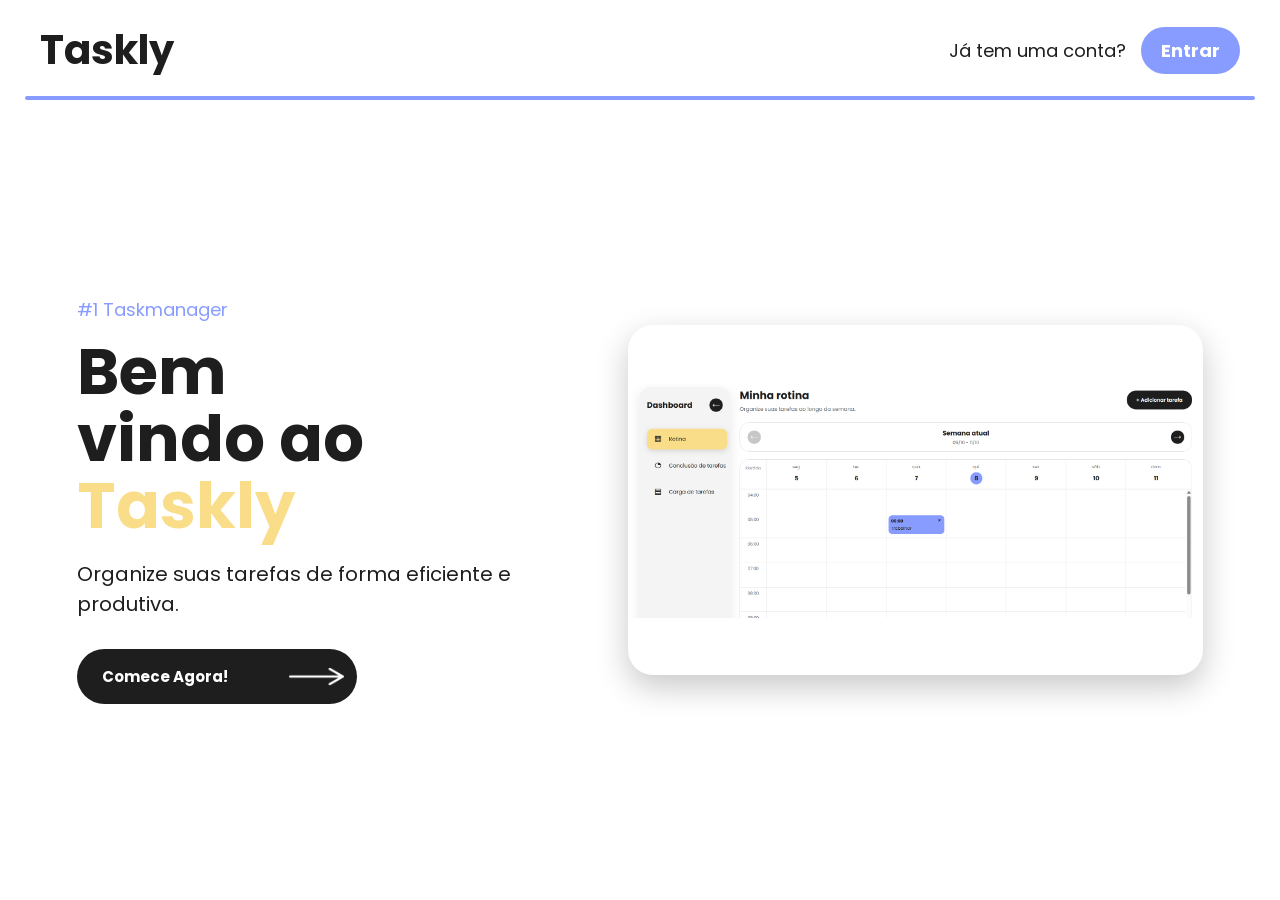
<file: src/index.html>
<!DOCTYPE html>
<html lang="pt-BR">

<head>
    <meta charset="UTF-8">
    <meta name="viewport" content="width=device-width, initial-scale=1.0">

    <link rel="stylesheet" href="./styles/css/base.css">
    <link rel="stylesheet" href="./styles/css/index.css">

    <title>Taskly</title>
</head>

<body>

    <nav>

        <div class="logo-links">
            <h1>Taskly</h1>
        </div>

        <div class="account">

            <p>
                Já tem uma conta?

                <a href="./pages/login.html">
                    Entrar
                </a>
            </p>

        </div>

    </nav>


    <main>

        <div class="container">

            <div class="action-text">

                <p class="tag">
                    #1 Taskmanager
                </p>

                <h2>
                    Bem<br>
                    vindo ao<br>
                    <strong>Taskly</strong>
                </h2>

                <p class="description">
                    Organize suas tarefas de forma
                    eficiente e produtiva.
                </p>

                <a
                    href="./pages/register.html"
                    style="text-decoration: none;"
                >

                    <button class="action-button">

                        Comece Agora!

                        <img
                            src="./styles/img/arrow-wh.png"
                            alt=""
                        >

                    </button>

                </a>

            </div>


            <div class="action-img">

                <div class="placeholder"></div>

            </div>

        </div>

    </main>


    <footer></footer>

</body>

</html>
</file>
<file: src/styles/css/base.css>
@import url('https://fonts.googleapis.com/css2?family=Poppins:wght@400;500;600;700&display=swap');

:root {
    --blue: #889CFF;
    --yellow: #F9DD89;
    --red: #FF8989;

    --dark: #1E1E1E;
    --light: #FFFFFF;

    --background: #FFFFFF;
    --surface: #FFFFFF;

    --text: #1E1E1E;
    --muted: #666666;
    --border: #DDDDDD;

    --overlay: rgba(30, 30, 30, 0.45);

    /* Dashboard */
    --sidebar: #C6C6C6;
    --sidebar-text: #1E1E1E;
    --sidebar-active: #F9DD89;
    --sidebar-button: #AAAAAA;
    --sidebar-hover: rgba(255, 255, 255, 0.25);
    --sidebar-resize: #999999;

    --calendar-hover: rgba(136, 156, 255, 0.08);

    /* Seleção */
    --tab-active: #F9DD89;

    /* Botões */
    --action-bg: #1E1E1E;
    --action-text: #FFFFFF;

    /* setas */
    --arrow-bg: url("../img/arrow-wh.png");
}


body.dark-mode {

    --background: #151515;
    --surface: #202020;

    --text: #FFFFFF;
    --muted: #BBBBBB;
    --border: #444444;

    --overlay: rgba(0, 0, 0, 0.7);

    /* Dashboard no modo escuro */

    --sidebar: #292929;
    --sidebar-text: #FFFFFF;
    --sidebar-active: #889CFF;
    --sidebar-button: #444444;
    --sidebar-hover: rgba(255, 255, 255, 0.08);
    --sidebar-resize: #666666;

    --calendar-hover: rgba(136, 156, 255, 0.08);

    /* Seleção fica azul */

    --tab-active: #889CFF;

    /* Botão muda de cor */

    --action-bg: #FFFFFF;
    --action-text: #1E1E1E;

    /* setas */
    --arrow-bg: url("../img/arrow-bl.png");
}

body.dark-mode {
    --background: #151515;
    --surface: #202020;
    --text: #FFFFFF;
    --muted: #BBBBBB;
    --border: #444444;
    --overlay: rgba(0, 0, 0, 0.7);
}

* {
    box-sizing: border-box;
    padding: 0;
    margin: 0;
    border: 0;
    font-family: 'Poppins', sans-serif;
}

html,
body {
    width: 100%;
    min-height: 100%;
}

body {
    background-color: var(--background);
    color: var(--text);
    transition: background-color 0.3s ease, color 0.3s ease;
}

button,
input {
    font-family: inherit;
}

a {
    color: inherit;
}

nav {
    width: 100%;
    height: 100px;
    padding: 30px 40px;
    display: flex;
    align-items: center;
    justify-content: space-between;
    position: relative;
}

nav::after {
    content: "";
    position: absolute;
    bottom: 0;
    left: 25px;
    width: calc(100% - 50px);
    height: 4px;
    border-radius: 25px;
    background-color: var(--blue);
}

.logo h1,
.logo-links h1 {
    font-size: 40px;
    color: var(--text);
}

.action-button {
    min-height: 55px;
    padding: 0 10px 0 25px;
    border-radius: 35px;
    display: flex;
    align-items: center;
    justify-content: space-between;
    gap: 25px;

    background-color: var(--action-bg);
    color: var(--action-text);

    font-size: 15px;
    font-weight: bold;
    cursor: pointer;

    transition:
        background-color 0.3s ease,
        color 0.3s ease;
}

.action-button img {
    width: 60px;
    height: 55px;
    object-fit: contain;
    content: var(--arrow-bg);
}

.action-button:hover {
    background-color: var(--yellow);
    color: var(--dark);
}

.action-button:hover img {
    content: url("../img/arrow-bl.png") ;
}

@media (max-width: 700px) {
    nav {
        height: 80px;
        padding: 20px;
    }

    nav::after {
        left: 15px;
        width: calc(100% - 30px);
    }

    .logo h1,
    .logo-links h1 {
        font-size: 32px;
    }
}
</file>
<file: src/styles/css/index.css>
.account {
    display: flex;
    align-items: center;
}

.account p {
    color: var(--text);
    font-size: 18px;
}

.account a {
    display: inline-block;
    margin-left: 10px;
    padding: 10px 20px;
    border-radius: 25px;
    background-color: var(--blue);
    color: var(--light);
    text-decoration: none;
    font-weight: bold;
    transition: 0.3s ease;
}

.account a:hover {
    background-color: #5866B1;
}

@media (max-width: 800px) {
    .account p {
        display: flex;
        align-items: center;
        gap: 8px;
        white-space: nowrap;
        font-size: 13px;
    }

    .account a {
        margin-left: 0;
        padding: 7px 12px;
        font-size: 13px;
    }
}

main {
    width: 100%;
}

.container {
    width: 100%;
    min-height: calc(100vh - 100px);
    padding: 50px 6%;
    display: flex;
    flex-flow: row wrap;
    align-items: center;
    justify-content: center;
    column-gap: 5%;
    row-gap: 40px;
}

.action-text {
    flex: 1 1 420px;
    min-width: 0;
}

.action-text .tag {
    margin-bottom: 15px;
    color: var(--blue);
    font-size: 18px;
}

.action-text h2 {
    margin-bottom: 20px;
    color: var(--text);
    font-size: clamp(45px, 5vw, 70px);
    line-height: 1.05;
}

.action-text h2 strong {
    color: var(--yellow);
}

.action-text .description {
    color: var(--text);
    font-size: 20px;
    line-height: 1.5;
}

.action-text .action-button {
    width: 280px;
    margin-top: 30px;
}

.action-img {
    flex: 1 1 500px;
    width: 100%;
    max-width: 600px;
    min-width: 0;
    height: 350px;
    aspect-ratio: 1900 / 777;
    border-radius: 25px;
    background-image: url("../img/image.png");
    background-size: contain;
    background-repeat: no-repeat;
    background-position: center;
    box-shadow: 0 12px 32px rgba(0, 0, 0, 0.22);
}

@media (max-width: 1100px) {
    .action-text {
        text-align: center;
    }

    .action-text .action-button {
        margin-left: auto;
        margin-right: auto;
    }
}

.site-footer {
    width: 100%;
    background-color: var(--dark);
    color: var(--light);
}

.footer-content {
    width: 100%;
    min-height: 110px;
    margin: 0 auto;
    padding: 18px 0 12px;
    display: flex;
    align-items: center;
    flex-direction: column;
    justify-content: center;
    gap: 16px;
}

.footer-message {
    width: 100%;
    padding: 0 20px;
    display: flex;
    flex-wrap: wrap;
    align-items: baseline;
    justify-content: center;
    column-gap: 8px;
    row-gap: 3px;
    text-align: center;
    color: rgba(255, 255, 255, 0.78);
    font-size: 14px;
}

.footer-message strong {
    color: var(--yellow);
    font-size: 18px;
}

.footer-divider {
    width: 100%;
    height: 2px;
    background-color: var(--yellow);
}

.footer-year {
    color: rgba(255, 255, 255, 0.7);
    font-size: 12px;
}

@media (max-width: 800px) {
    .container {
        min-height: auto;
        padding: 60px 25px;
    }
}

@media (max-width: 450px) {
    .container {
        padding: 45px 20px;
    }

    .action-text h2 {
        font-size: 42px;
    }

    .action-text .description {
        font-size: 16px;
    }

    .action-text .action-button {
        width: 100%;
    }

    .footer-message {
        font-size: 12px;
    }

    .footer-message strong {
        font-size: 16px;
    }
}
</file>
